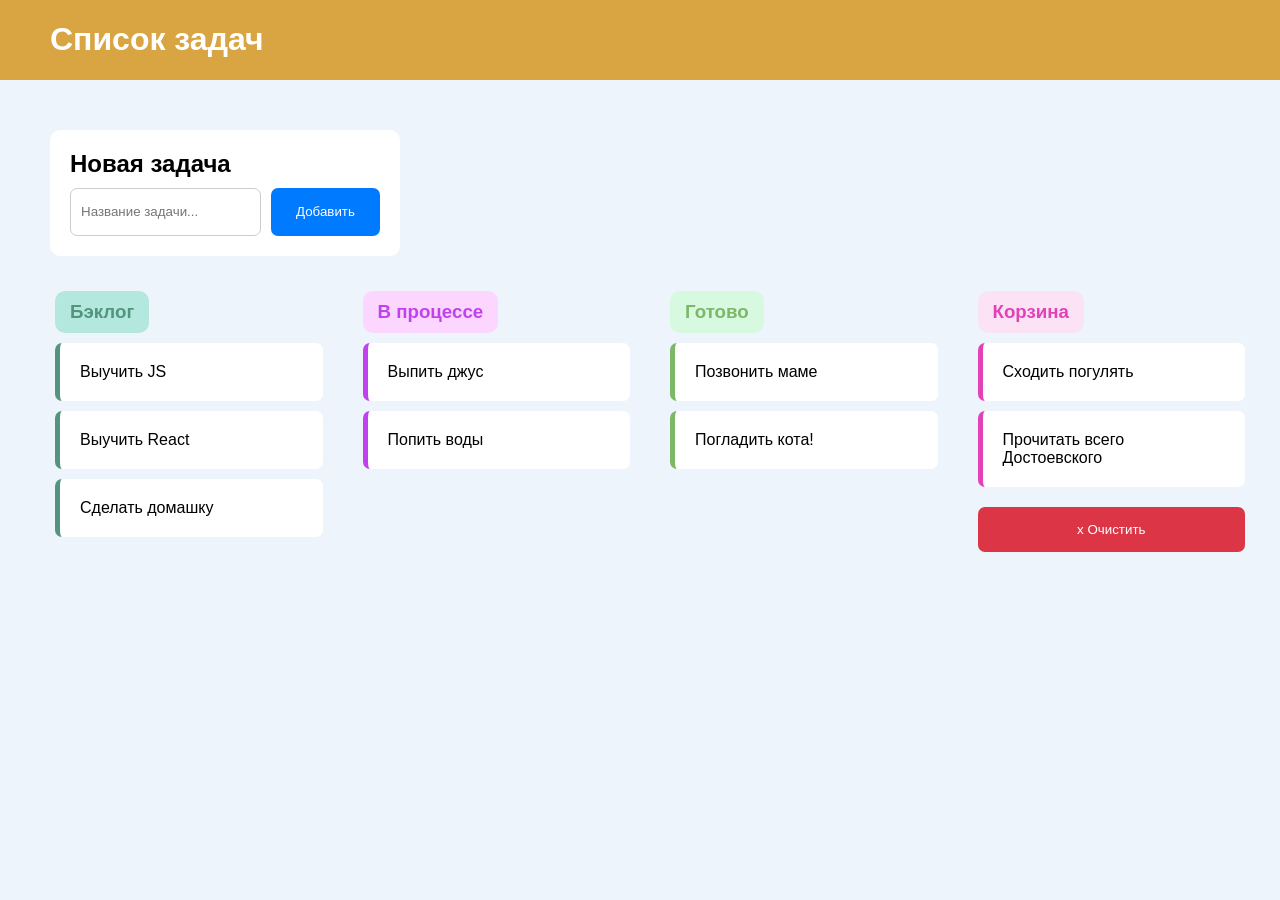
<file: index.html>
<!DOCTYPE html>
<html lang="en">
<head>
    <meta charset="UTF-8">
    <title>Акулинина Виктория Антоновна</title>
    <link rel="stylesheet" href="css/style.css">
</head>
<body>
    <header class="header-section">
        <h1 class="main-title">Список задач</h1>
    </header>
    <section class="form-section">
        <form class="task-form">
            <h2 class="form-title">Новая задача</h2>
            <input class="task-input" placeholder="Название задачи..." type="text">
            <button class="add-task-btn" id="addTaskBtn">Добавить</button>
        </form>
    </section>
    <section class="tasks-section">
        <ul class="task-category pending">
            <h3 class="category-title">Бэклог</h3>
            <li class="task-category-item">Выучить JS</li>
            <li class="task-category-item">Выучить React</li>
            <li class="task-category-item">Сделать домашку</li>
        </ul>
        <ul class="task-category in-progress">
            <h3 class="category-title">В процессе</h3>
            <li class="task-category-item">Выпить джус</li>
            <li class="task-category-item">Попить воды</li>
        </ul>
        <ul class="task-category completed">
            <h3 class="category-title">Готово</h3>
            <li class="task-category-item">Позвонить маме</li>
            <li class="task-category-item">Погладить кота!</li>
        </ul>
        <ul class="task-category discarded">
            <h3 class="category-title">Корзина</h3>
            <li class="task-category-item">Сходить погулять</li>
            <li class="task-category-item">Прочитать всего Достоевского</li>
            <button class="clear-btn" id="clearTasksBtn">x Очистить</button>
        </ul>
    </section>
</body>
</html>
</file>
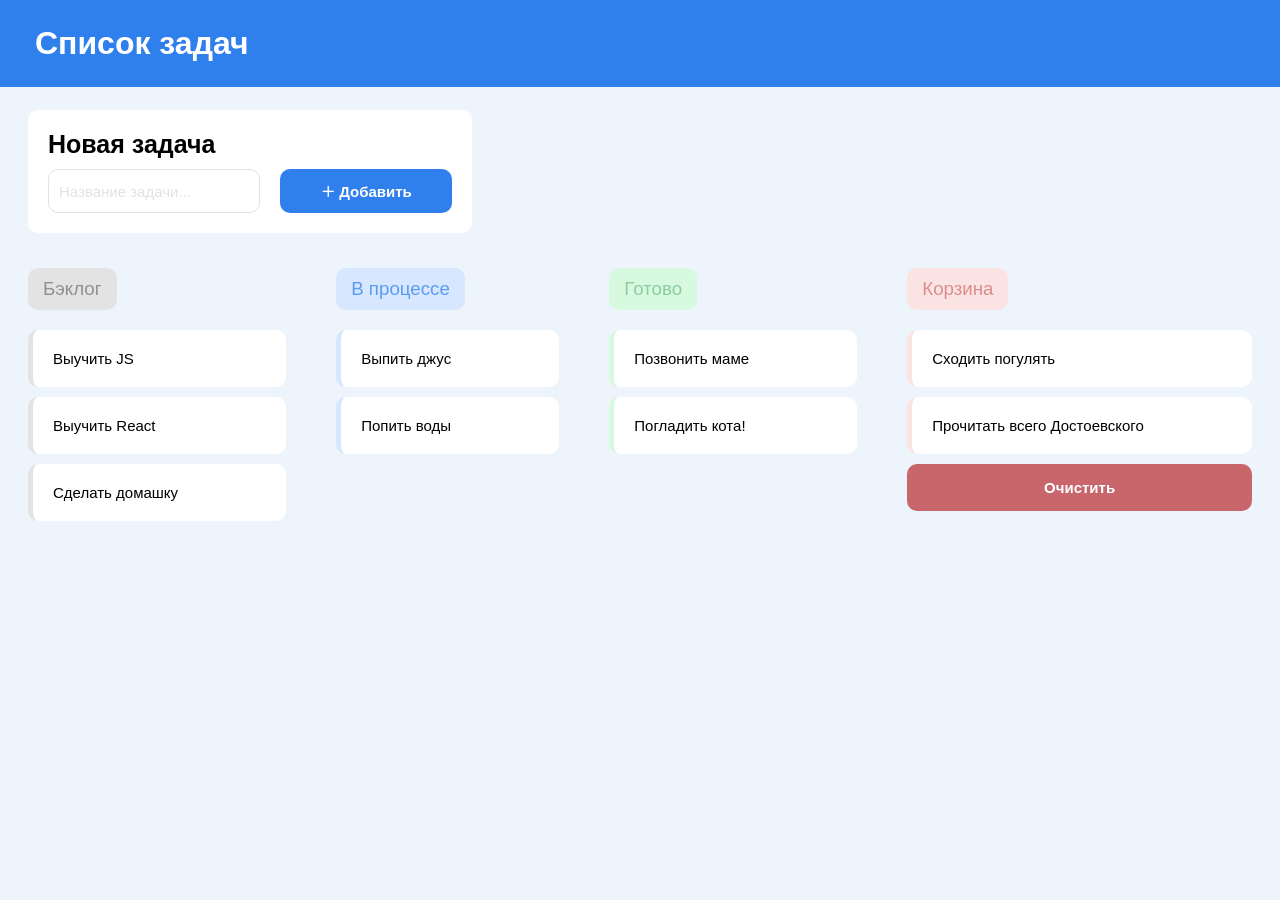
<file: lab3/markup/index.html>
<!DOCTYPE html>
<html lang="ru">
<head>
    <meta charset="UTF-8">
    <meta name="viewport" content="width=device-width, initial-scale=1.0">
    <link href="../css/style.css" type="text/css" rel="stylesheet">
    <title>Акулинина Виктория Антоновна</title>
</head>
<body class="page-body">
    <main class="main-content">
        <section class="add-new-task-component"></section>
    </main>
    <script src="../src/main.js" type="module"></script>
</body>
</html>
</file>
<file: css/style.css>
body {
    font-family: "Lucida Casual", sans-serif;
    background-color: #eef4fb;
    margin: 0;
    display: flex;
    flex-direction: column;
    align-items: center;
}

.header-section {
    background-color: #d9a543;
    width: 100vw;
    color: #ffffff;
    padding: 0 0 0 50px;
    text-align: left;
    box-sizing: border-box;
}

.form-section {
    background-color: #ffffff;
    border-radius: 10px;
    padding: 20px;
    margin: 50px auto 0 50px;
}

.task-form {
    display: grid;
    grid-template-rows: auto 1fr;
    gap: 10px;
    align-items: center;
}

.form-title {
    margin: 0;
    width: 100%;
    text-align: left;
    grid-row: 1;
}

.task-input {
    width: 100%;
    padding: 10px;
    height: 3rem;
    border: 1px solid #ccc;
    border-radius: 7px;
    box-sizing: border-box;
    grid-row: 2;
}

.add-task-btn {
    height: 3rem;
    background-color: #007bff;
    color: #ffffff;
    border: none;
    border-radius: 7px;
    cursor: pointer;
    padding: 10px 25px;
    grid-row: 2;
}

.task-input,
.add-task-btn {
    display: inline-block;
}

.tasks-section {
    display: flex;
    justify-content: space-between;
    margin: 0 50px 0 30px;
    width: calc(100% - 50px);
}

.task-category {
    flex: 1;
}

.category-title {
    border-radius: 10px;
    width: fit-content;
    padding: 10px 15px;
    margin-bottom: 10px;
    background-color: var(--category-bg-color);
    color: var(--category-text-color);
}

.task-category-item {
    list-style: none;
    background-color: #ffffff;
    padding: 20px;
    margin-bottom: 10px;
    border-radius: 7px;
    border-left: 5px solid var(--category-text-color);
}

.pending {
    --category-bg-color: #b4e8df;
    --category-text-color: #53947d;
}

.in-progress {
    --category-bg-color: #fcd6ff;
    --category-text-color: #c041ee;
}

.completed {
    --category-bg-color: #d7f9e0;
    --category-text-color: #7db868;
}

.discarded {
    --category-bg-color: #fbe3f5;
    --category-text-color: #e241b7;
}

.clear-btn {
    background-color: #dc3545;
    color: #ffffff;
    border: none;
    border-radius: 7px;
    cursor: pointer;
    padding: 15px;
    width: 100%;
    margin-top: 10px;
}
</file>
<file: lab3/css/style.css>
:root {
    --default-corner-radius: 10px;
    --default-font-size: 15px;
}

*{
    margin: 0;
    padding: 0;
    text-decoration: none;
    font-family: 'Segoe UI', Tahoma, Geneva, Verdana, sans-serif;
}

body {
    background-color: #eef4fb;
}

main {
    padding: 23px 28px;
}

header {
    background-color: #2f80ed;
}

header h1 {
    color: white;
    padding: 25px 35px;
}

.add-new-task {
    border-radius: var(--default-corner-radius);
    background: white;
    padding: 20px;
    width: fit-content;
}

.add-new-task h1 {
    font-size: 25px;
    margin-bottom: 10px;
}

.add-new-task .bottom-group {
    display: flex;
    gap: 20px;
}

.add-new-task input[type=text] {
    border-radius: var(--default-corner-radius);
    outline: none;
    padding: 10px;
    font-size: var(--default-font-size);
    color: #e4e1e1;
    background-color: white;
    border: 1px solid #e4e1e1;
}

.add-new-task input[type=text]::placeholder {
    font-size: var(--default-font-size);
    color: #e4e1e1;
}

.add-new-task button {
    background-color: #2f80ed;
    color: white;
    border-radius: var(--default-corner-radius);
    padding: 13px 40px;
    font-size: var(--default-font-size);
    font-weight: bold;
    cursor: pointer;
    border: 0;
}

.add-new-task button:hover {
    background-color: #0056b3;
}
 
.desk-tasks {
    margin-top: 35px;
    display: flex;
    column-gap: 50px;
}

.display-tasks {
    flex: 1 1 auto;
}

.display-tasks h3 {
    padding: 10px 15px;
    border-radius: var(--default-corner-radius);
    background-color: #e3e3e3;
    color: #68727b;
    margin-bottom: 20px;
    font-weight: 500;
    width: fit-content;
}
 
.display-tasks li {
    list-style-type: none;
    font-weight: 500;
    font-size: var(--default-font-size);
    padding: 20px;
    color: #000;
    background-color: white;
    border-left: 6px solid #e3e3e3;
    border-radius: var(--default-corner-radius);
    margin: 10px 0;
}

.clear-button {
    background-color: #c9666c;
    color: white;
    padding: 15px 0;
    border: 0px;
    border-radius: var(--default-corner-radius);
    width: 100%;
    font-weight: bold;
    font-size: var(--default-font-size);
}

.clear-button:hover {
    background-color: #b3464d;
}

.backlog h3 {
    background-color: #e3e3e3;
    color: #8e9092;
}

.backlog li {
    border-left: 5px solid #e3e3e3;
}

.processing h3 {
    background-color: #d6e7ff;
    color: #5c9bf2;
}

.processing li {
    border-left: 5px solid #d6e7ff;
}

.done h3 {
    background-color: #d7f9e0;
    color: #8acea0;
}

.done li {
    border-left: 5px solid #d7f9e0;
}

.basket h3 {
    background-color: #fbe3e3;
    color: #da8e8b;
}

.basket li {
    border-left: 5px solid #fbe3e3;
}
</file>
